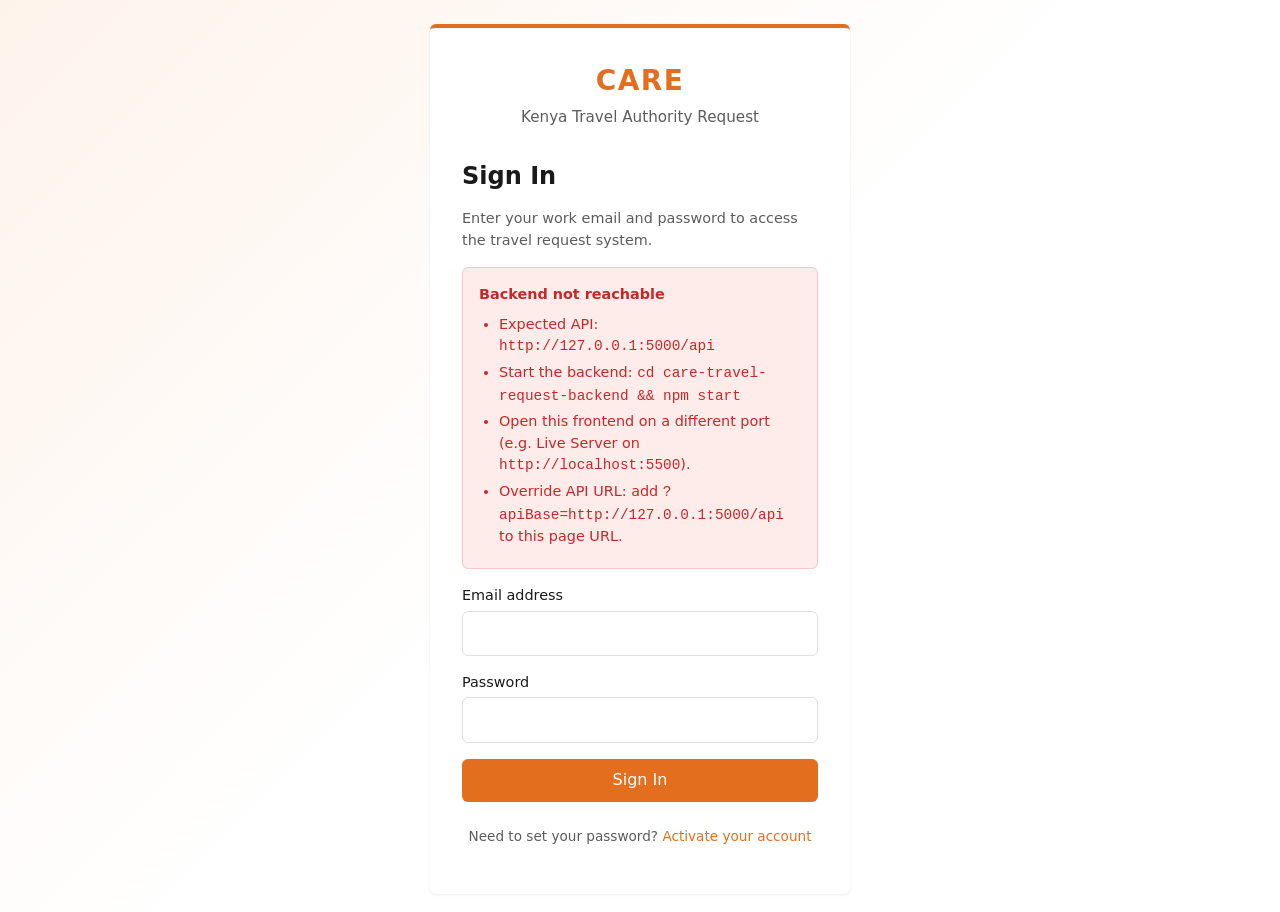
<file: frontend/index.html>
<!DOCTYPE html>
<html lang="en">
<head>
  <meta charset="UTF-8" />
  <meta name="viewport" content="width=device-width, initial-scale=1.0" />
  <title>CARE Travel Authority Request</title>
  <script src="js/config.js"></script>
  <script src="js/auth.js"></script>
  <script>
    if (getToken()) {
      window.location.replace('dashboard.html');
    } else {
      window.location.replace('login.html');
    }
  </script>
</head>
<body>
  <p>Redirecting…</p>
</body>
</html>
</file>
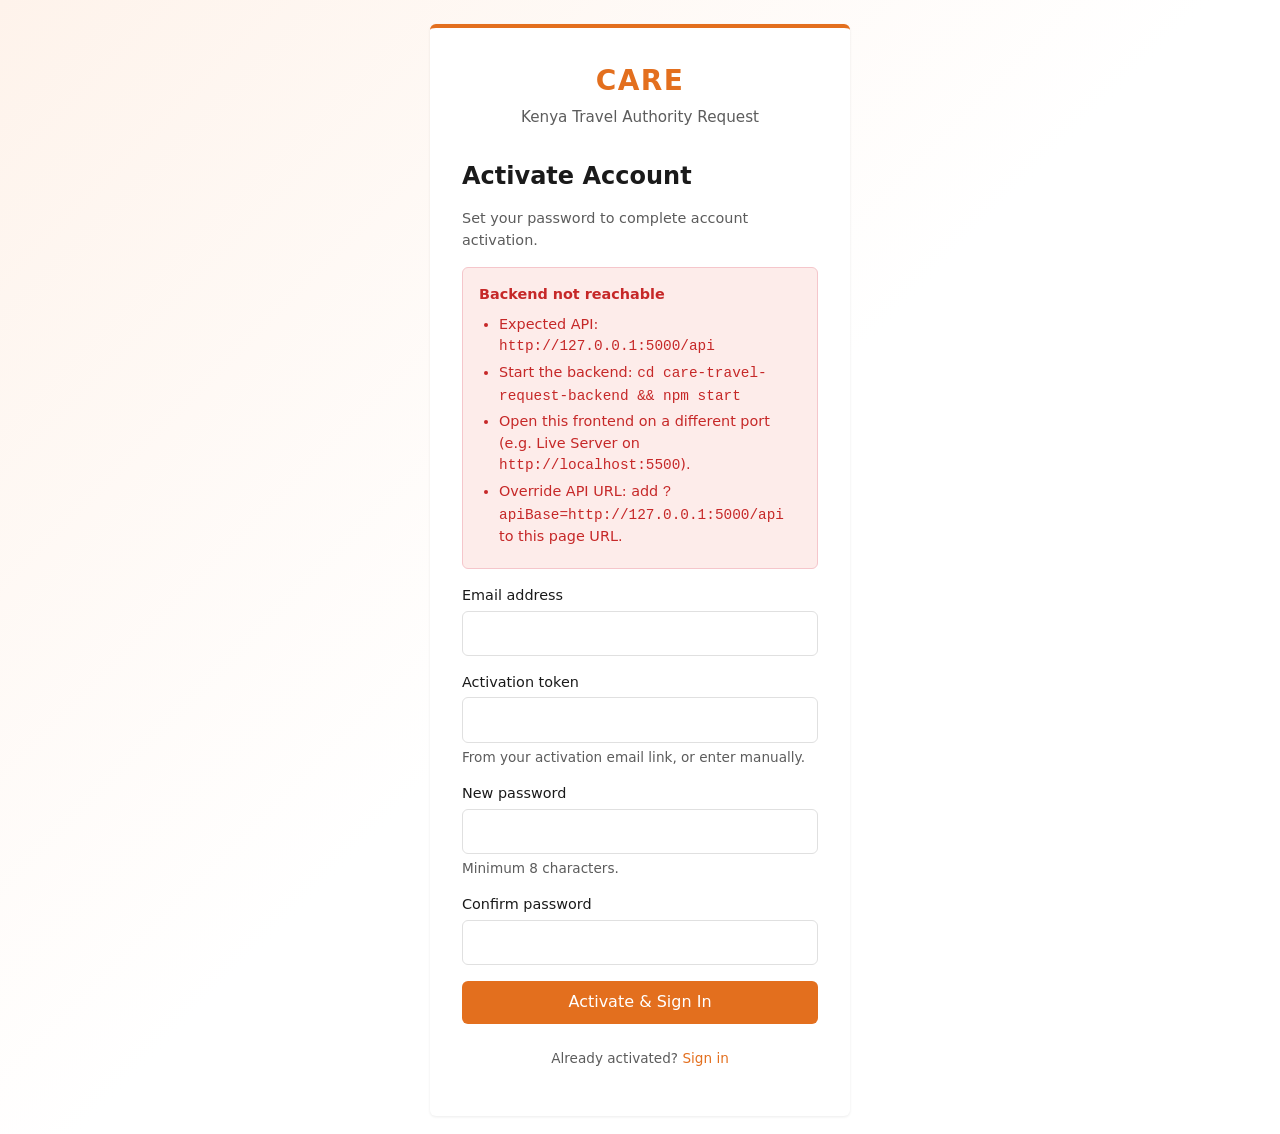
<file: frontend/activate.html>
<!DOCTYPE html>
<html lang="en">
<head>
  <meta charset="UTF-8" />
  <meta name="viewport" content="width=device-width, initial-scale=1.0" />
  <title>Activate Account — CARE TAR</title>
  <link rel="stylesheet" href="css/styles.css" />
</head>
<body class="auth-page">
  <div class="auth-card">
    <div class="auth-card__brand">
      <span class="auth-card__logo">CARE</span>
      <span class="auth-card__title">Kenya Travel Authority Request</span>
    </div>

    <h1>Activate Account</h1>
    <p class="text-muted">Set your password to complete account activation.</p>

    <div id="backend-status" class="alert alert--error" hidden role="alert"></div>

    <div id="activate-error" class="alert alert--error" hidden role="alert"></div>

    <form id="activate-form" novalidate>
      <div class="form-group">
        <label for="email">Email address</label>
        <input type="email" id="email" name="email" required autocomplete="email" />
      </div>
      <div class="form-group">
        <label for="token">Activation token</label>
        <input type="text" id="token" name="token" required autocomplete="off" />
        <p class="form-hint">From your activation email link, or enter manually.</p>
      </div>
      <div class="form-group">
        <label for="newPassword">New password</label>
        <input type="password" id="newPassword" name="newPassword" required minlength="8" autocomplete="new-password" />
        <p class="form-hint">Minimum 8 characters.</p>
      </div>
      <div class="form-group">
        <label for="confirmPassword">Confirm password</label>
        <input type="password" id="confirmPassword" name="confirmPassword" required minlength="8" autocomplete="new-password" />
      </div>
      <button type="submit" class="btn btn--primary btn--block" id="activate-btn">Activate &amp; Sign In</button>
    </form>

    <p class="form-hint" style="margin-top: 1.5rem; text-align: center;">
      Already activated? <a href="login.html">Sign in</a>
    </p>
  </div>

  <script src="js/config.js"></script>
  <script src="js/api.js"></script>
  <script src="js/auth.js"></script>
  <script src="js/ui.js"></script>
  <script>
    redirectIfAuthenticated();
    showBackendConnectionStatus('backend-status');

    const params = new URLSearchParams(window.location.search);
    const form = document.getElementById('activate-form');
    const errorEl = document.getElementById('activate-error');
    const activateBtn = document.getElementById('activate-btn');

    form.email.value = params.get('email') || '';
    form.token.value = params.get('token') || '';

    form.addEventListener('submit', async (e) => {
      e.preventDefault();
      errorEl.hidden = true;

      const email = form.email.value.trim();
      const token = form.token.value.trim();
      const newPassword = form.newPassword.value;
      const confirmPassword = form.confirmPassword.value;

      if (!email || !token) {
        renderApiErrors(errorEl, { message: 'Email and activation token are required. Use the link from your email.' });
        return;
      }

      if (newPassword.length < 8) {
        renderApiErrors(errorEl, { message: 'Password must be at least 8 characters.' });
        return;
      }

      if (newPassword !== confirmPassword) {
        renderApiErrors(errorEl, { message: 'Passwords do not match.' });
        return;
      }

      setLoading(activateBtn, true, 'Activating…');

      try {
        await activateAccount(email, token, newPassword);
        showToast('Account activated successfully.', 'success');
        window.location.href = 'dashboard.html';
      } catch (err) {
        renderApiErrors(errorEl, err);
      } finally {
        setLoading(activateBtn, false);
      }
    });
  </script>
</body>
</html>
</file>
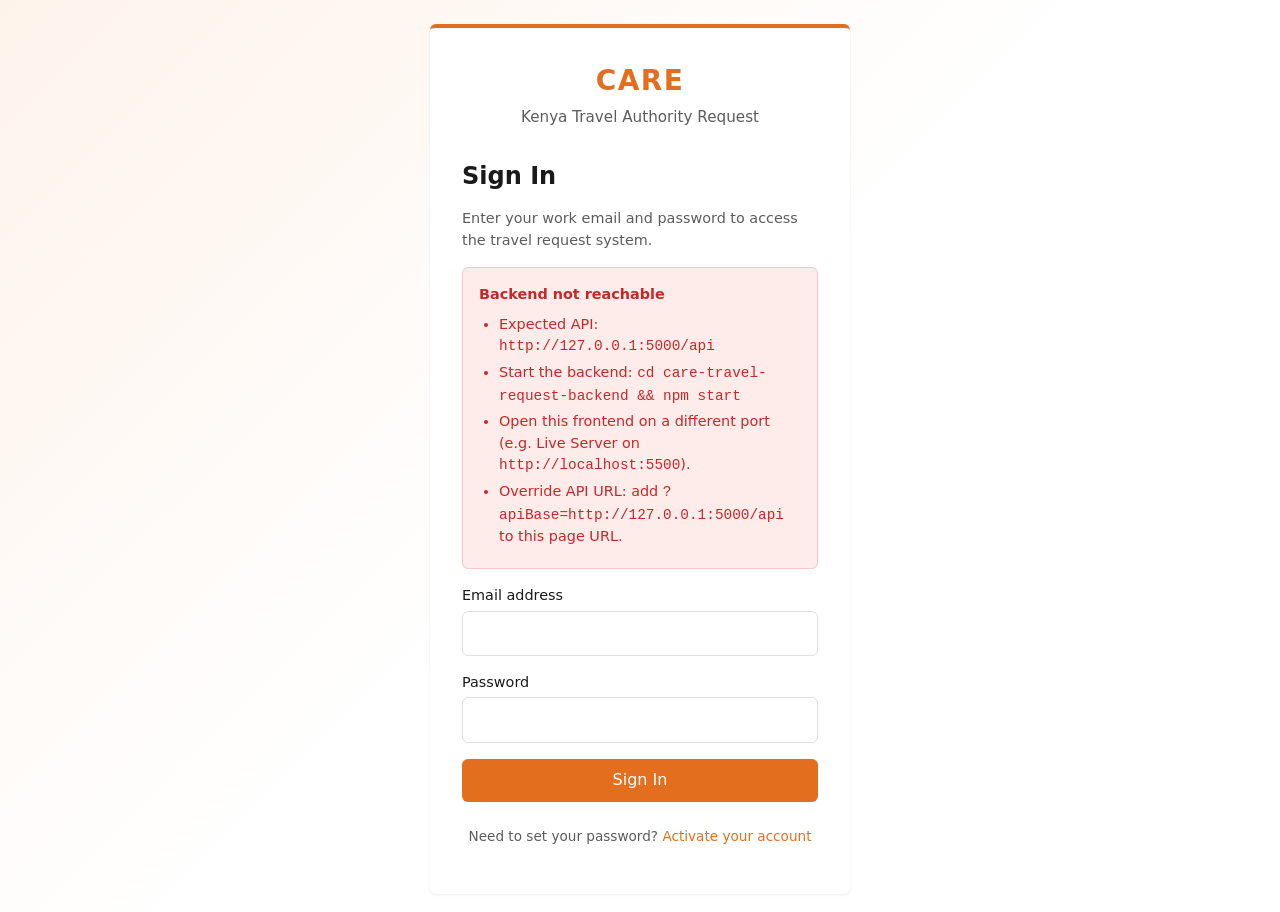
<file: frontend/admin-import.html>
<!DOCTYPE html>
<html lang="en">
<head>
  <meta charset="UTF-8" />
  <meta name="viewport" content="width=device-width, initial-scale=1.0" />
  <title>Import Employees — CARE TAR</title>
  <link rel="stylesheet" href="css/styles.css" />
</head>
<body>
  <div id="app-shell"></div>

  <div id="page-content" class="page-content" hidden>
    <div class="page-header">
      <h1>Import Employees</h1>
    </div>
    <p class="text-muted">
      Upload an Excel file (.xlsx or .xls) to import or update employee records.
      New users will receive activation email invites.
    </p>

    <div id="import-error" class="alert alert--error" hidden role="alert"></div>

    <form id="import-form" class="form-section" style="max-width: 500px;">
      <div class="form-group">
        <label for="file">Employee spreadsheet</label>
        <input type="file" id="file" name="file" accept=".xlsx,.xls,application/vnd.openxmlformats-officedocument.spreadsheetml.sheet,application/vnd.ms-excel" required />
        <p class="form-hint">Accepted formats: .xlsx, .xls</p>
      </div>
      <button type="submit" class="btn btn--primary" id="import-btn">Upload &amp; Import</button>
    </form>

    <div id="import-summary" hidden></div>
  </div>

  <script src="js/config.js"></script>
  <script src="js/api.js"></script>
  <script src="js/auth.js"></script>
  <script src="js/ui.js"></script>
  <script src="js/notifications.js"></script>
  <script src="js/admin.js"></script>
  <script>
    if (!requireAuth(['superadmin'])) throw new Error('auth');

    renderAppShell('admin-import');
    mountPageContent('#page-content');

    const form = document.getElementById('import-form');
    const errorEl = document.getElementById('import-error');
    const summaryEl = document.getElementById('import-summary');
    const importBtn = document.getElementById('import-btn');

    form.addEventListener('submit', async (e) => {
      e.preventDefault();
      errorEl.hidden = true;
      summaryEl.hidden = true;

      const fileInput = form.file;
      if (!fileInput.files?.length) {
        renderApiErrors(errorEl, { message: 'Please select a file to upload.' });
        return;
      }

      const file = fileInput.files[0];
      const ext = file.name.split('.').pop()?.toLowerCase();
      if (ext !== 'xlsx' && ext !== 'xls') {
        renderApiErrors(errorEl, { message: 'Please upload an Excel file (.xlsx or .xls).' });
        return;
      }

      if (!confirmAction(`Import employees from "${file.name}"?`)) return;

      setLoading(importBtn, true, 'Importing…');

      try {
        const result = await importEmployees(file);
        renderImportSummary(result, summaryEl);
        showToast('Import completed.', 'success');
        fileInput.value = '';
      } catch (err) {
        renderApiErrors(errorEl, err);
      } finally {
        setLoading(importBtn, false);
      }
    });
  </script>
</body>
</html>
</file>
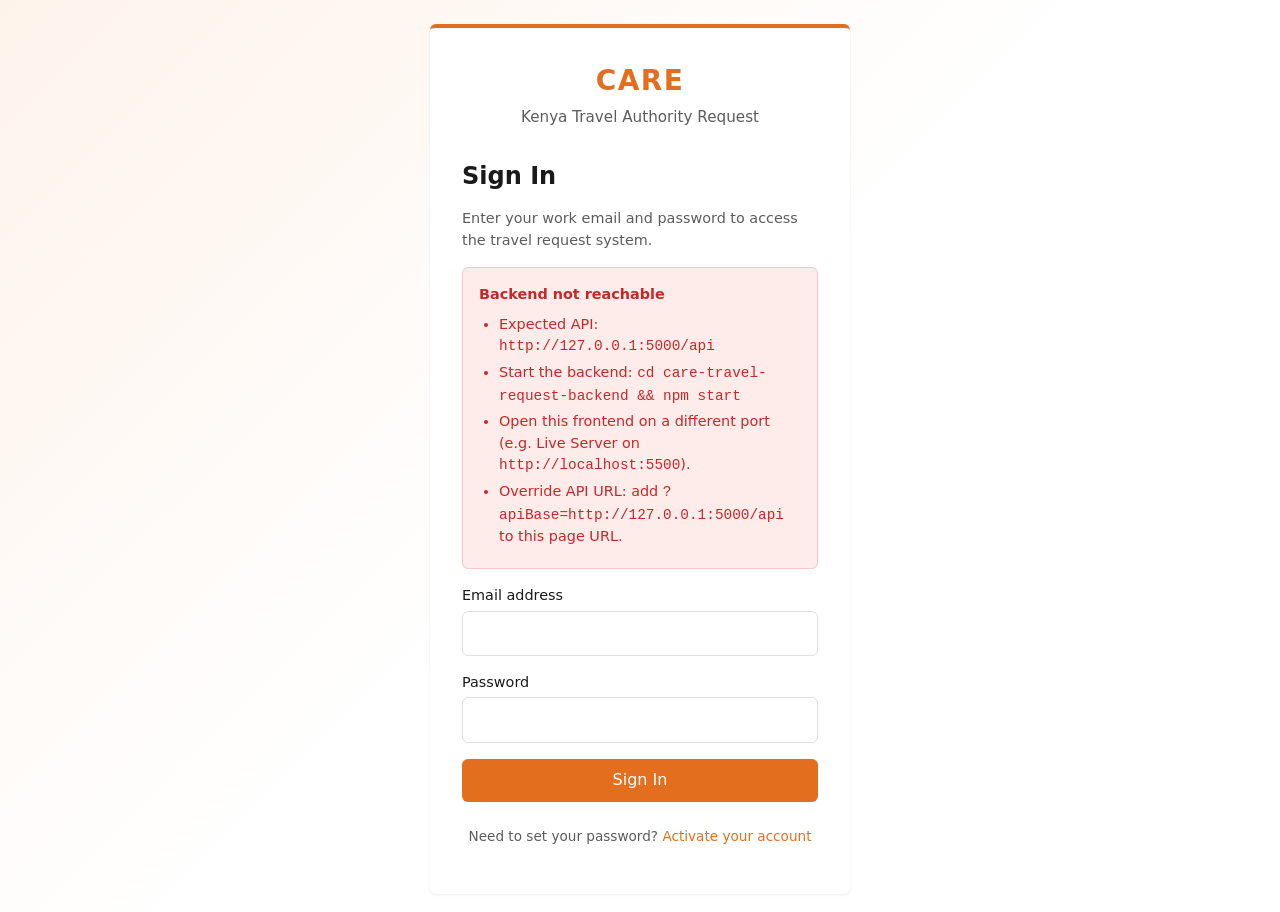
<file: frontend/admin-users.html>
<!DOCTYPE html>
<html lang="en">
<head>
  <meta charset="UTF-8" />
  <meta name="viewport" content="width=device-width, initial-scale=1.0" />
  <title>All Users — CARE TAR</title>
  <link rel="stylesheet" href="css/styles.css" />
</head>
<body>
  <div id="app-shell"></div>

  <div id="page-content" class="page-content" hidden>
    <div class="page-header">
      <h1>All Users</h1>
    </div>
    <p class="text-muted">View all registered users in the travel request system.</p>

    <div id="users-loading"></div>
    <div id="users-empty"></div>
    <div class="data-table-wrap" id="users-table-wrap" hidden>
      <table class="data-table">
        <thead>
          <tr>
            <th>Name</th>
            <th>Email</th>
            <th>Role</th>
            <th>Manager</th>
            <th>Status</th>
          </tr>
        </thead>
        <tbody id="users-tbody"></tbody>
      </table>
    </div>
  </div>

  <script src="js/config.js"></script>
  <script src="js/api.js"></script>
  <script src="js/auth.js"></script>
  <script src="js/ui.js"></script>
  <script src="js/notifications.js"></script>
  <script src="js/admin.js"></script>
  <script>
    if (!requireAuth(['superadmin'])) throw new Error('auth');

    renderAppShell('admin-users');
    mountPageContent('#page-content');

    const loadingEl = document.getElementById('users-loading');
    const tableWrap = document.getElementById('users-table-wrap');
    const tbody = document.getElementById('users-tbody');

    async function loadUsers() {
      showPageLoading(loadingEl);

      try {
        const result = await fetchAllUsers();
        const users = result.data || result.users || result || [];

        loadingEl.innerHTML = '';

        if (!users.length) {
          showEmptyState(document.getElementById('users-empty'), 'No users found.');
        } else {
          tbody.innerHTML = users.map(renderUserRow).join('');
          tableWrap.hidden = false;
        }
      } catch (err) {
        loadingEl.innerHTML = '';
        showToast(err.message || 'Failed to load users.', 'error');
      }
    }

    loadUsers();
  </script>
</body>
</html>
</file>
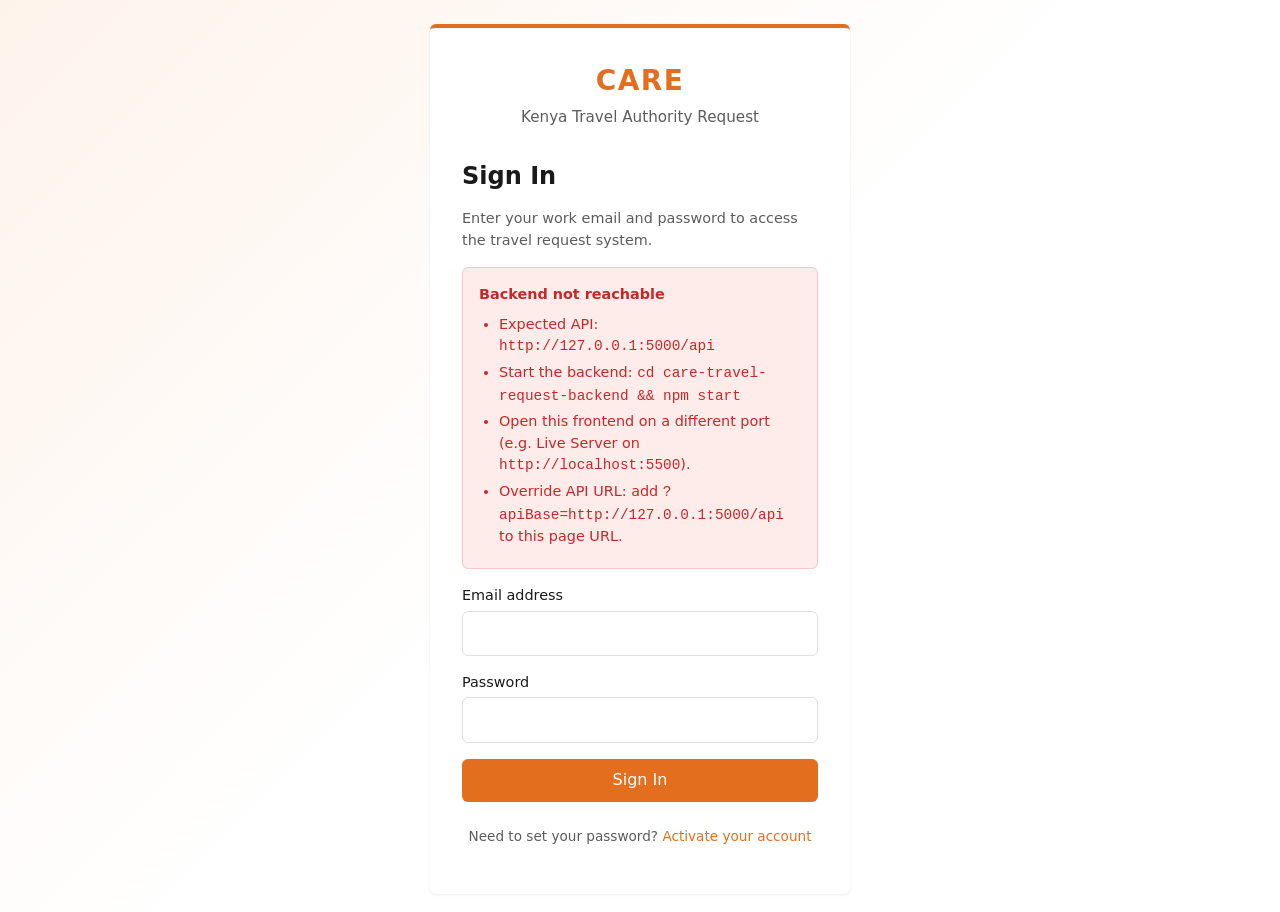
<file: frontend/approvals.html>
<!DOCTYPE html>
<html lang="en">
<head>
  <meta charset="UTF-8" />
  <meta name="viewport" content="width=device-width, initial-scale=1.0" />
  <title>Pending Approvals — CARE TAR</title>
  <link rel="stylesheet" href="css/styles.css" />
</head>
<body>
  <div id="app-shell"></div>

  <div id="page-content" class="page-content" hidden>
    <div class="page-header">
      <h1>Pending My Approval</h1>
    </div>
    <p class="text-muted">Review and approve or reject travel requests from your team members.</p>

    <div id="approvals-loading"></div>
    <div id="approvals-list"></div>
  </div>

  <script src="js/config.js"></script>
  <script src="js/api.js"></script>
  <script src="js/auth.js"></script>
  <script src="js/ui.js"></script>
  <script src="js/requests.js"></script>
  <script src="js/notifications.js"></script>
  <script>
    if (!requireAuth(['admin'])) throw new Error('auth');

    renderAppShell('approvals');
    mountPageContent('#page-content');

    const loadingEl = document.getElementById('approvals-loading');
    const listEl = document.getElementById('approvals-list');

    function renderApprovalCard(request) {
      const dest = request.itinerary?.destination || 'No destination';
      const requester = request.requestedBy?.name || request.requestedBy?.email || '—';
      const dates = `${formatDate(request.itinerary?.dateFrom)} – ${formatDate(request.itinerary?.dateTo)}`;

      return `
        <article class="approval-card" data-request-id="${escapeHtml(getRequestId(request))}">
          <div class="approval-card__header">
            <div>
              <h3>${escapeHtml(dest)}</h3>
              <p class="text-muted">Requested by ${escapeHtml(requester)} · ${escapeHtml(dates)}</p>
            </div>
            ${statusBadge(request.status)}
          </div>
          <p>${escapeHtml(request.purposeOfTrip || '')}</p>
          <p class="text-muted">Mode: ${escapeHtml(formatModeOfTravel(request.modeOfTravel))}</p>
          <div class="btn-group" style="margin-top: 1rem;">
            <a href="request-detail.html?id=${encodeURIComponent(getRequestId(request))}" class="btn btn--secondary btn--sm">View Details</a>
            <button type="button" class="btn btn--success btn--sm approve-btn">Approve</button>
            <button type="button" class="btn btn--danger btn--sm reject-toggle-btn">Reject</button>
          </div>
          <div class="reject-form" hidden>
            <div class="form-group">
              <label for="reject-comment-${escapeHtml(getRequestId(request))}">Rejection comment (required)</label>
              <textarea id="reject-comment-${escapeHtml(getRequestId(request))}" class="reject-comment" rows="3" required placeholder="Explain why this request is being rejected…"></textarea>
            </div>
            <div class="btn-group">
              <button type="button" class="btn btn--danger btn--sm confirm-reject-btn">Confirm Rejection</button>
              <button type="button" class="btn btn--ghost btn--sm cancel-reject-btn">Cancel</button>
            </div>
          </div>
        </article>`;
    }

    function bindApprovalActions() {
      listEl.querySelectorAll('.approval-card').forEach((card) => {
        const id = card.dataset.requestId;
        const rejectForm = card.querySelector('.reject-form');
        const commentEl = card.querySelector('.reject-comment');

        card.querySelector('.approve-btn').addEventListener('click', async () => {
          if (!confirmAction('Approve this travel request?')) return;
          const btn = card.querySelector('.approve-btn');
          setLoading(btn, true, 'Approving…');
          try {
            await approveRequest(id);
            showToast('Request approved.', 'success');
            card.remove();
            if (!listEl.children.length) {
              showEmptyState(listEl, 'No pending approvals.');
            }
          } catch (err) {
            showToast(err.message || 'Failed to approve.', 'error');
          } finally {
            setLoading(btn, false);
          }
        });

        card.querySelector('.reject-toggle-btn').addEventListener('click', () => {
          rejectForm.hidden = !rejectForm.hidden;
        });

        card.querySelector('.cancel-reject-btn').addEventListener('click', () => {
          rejectForm.hidden = true;
          commentEl.value = '';
        });

        card.querySelector('.confirm-reject-btn').addEventListener('click', async () => {
          const comment = commentEl.value.trim();
          if (!comment) {
            showToast('A rejection comment is required.', 'warning');
            commentEl.focus();
            return;
          }
          if (!confirmAction('Reject this travel request?')) return;

          const btn = card.querySelector('.confirm-reject-btn');
          setLoading(btn, true, 'Rejecting…');
          try {
            await rejectRequest(id, comment);
            showToast('Request rejected.', 'success');
            card.remove();
            if (!listEl.children.length) {
              showEmptyState(listEl, 'No pending approvals.');
            }
          } catch (err) {
            showToast(err.message || 'Failed to reject.', 'error');
          } finally {
            setLoading(btn, false);
          }
        });
      });
    }

    async function loadApprovals() {
      showPageLoading(loadingEl);
      listEl.innerHTML = '';

      try {
        const result = await fetchPendingApprovals();
        const requests = result.data || result.requests || result || [];

        loadingEl.innerHTML = '';

        if (!requests.length) {
          showEmptyState(listEl, 'No pending approvals.');
        } else {
          listEl.innerHTML = requests.map(renderApprovalCard).join('');
          bindApprovalActions();
        }
      } catch (err) {
        loadingEl.innerHTML = '';
        showToast(err.message || 'Failed to load approvals.', 'error');
      }
    }

    loadApprovals();
  </script>
</body>
</html>
</file>
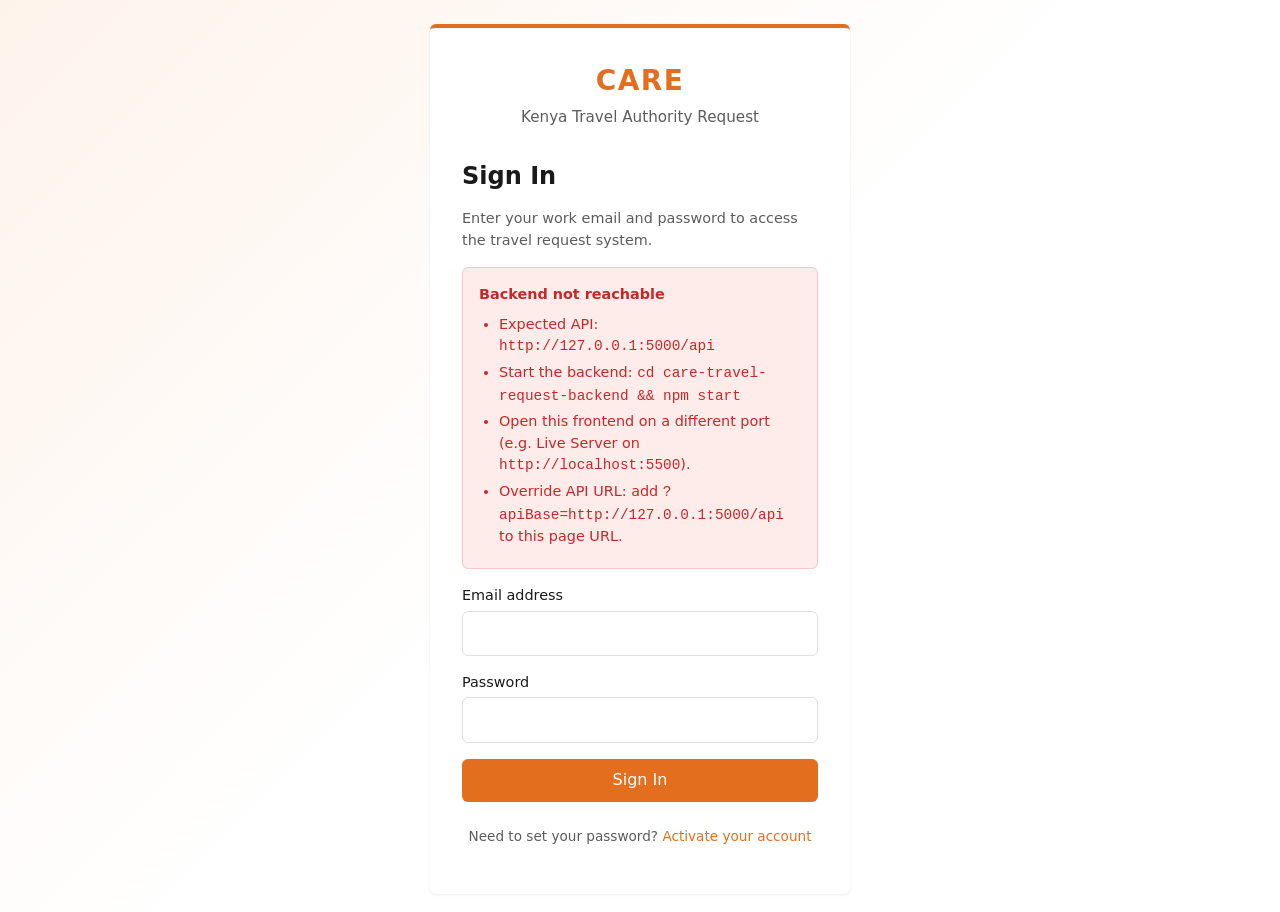
<file: frontend/dashboard.html>
<!DOCTYPE html>
<html lang="en">
<head>
  <meta charset="UTF-8" />
  <meta name="viewport" content="width=device-width, initial-scale=1.0" />
  <title>My Profile — CARE TAR</title>
  <link rel="stylesheet" href="css/styles.css" />
</head>
<body>
  <div id="app-shell"></div>

  <div id="page-content" class="page-content" hidden>
    <div class="page-header">
      <h1>My Profile</h1>
    </div>
    <div id="profile-loading"></div>
    <div id="profile-card" class="profile-card" hidden></div>
  </div>

  <script src="js/config.js"></script>
  <script src="js/api.js"></script>
  <script src="js/auth.js"></script>
  <script src="js/ui.js"></script>
  <script src="js/notifications.js"></script>
  <script src="js/admin.js"></script>
  <script>
    if (!requireAuth()) throw new Error('auth');

    renderAppShell('profile');
    mountPageContent('#page-content');

    const loadingEl = document.getElementById('profile-loading');
    const cardEl = document.getElementById('profile-card');

    async function loadProfile() {
      showPageLoading(loadingEl);

      try {
        const profile = await fetchCurrentUser();
        const manager = formatManagerLabel(profile) || 'Not assigned';

        cardEl.innerHTML = `
          <dl class="detail-grid">
            <dt>Full Name</dt><dd>${escapeHtml(profile.name)}</dd>
            <dt>Email</dt><dd>${escapeHtml(profile.email)}</dd>
            <dt>Role</dt><dd><span class="badge badge--role">${escapeHtml(profile.role)}</span></dd>
            <dt>Manager</dt><dd>${escapeHtml(manager)}</dd>
            ${profile.employeeNumber ? `<dt>Employee Number</dt><dd>${escapeHtml(profile.employeeNumber)}</dd>` : ''}
            ${profile.department ? `<dt>Department</dt><dd>${escapeHtml(profile.department)}</dd>` : ''}
          </dl>`;
        cardEl.hidden = false;
        loadingEl.innerHTML = '';

        // Refresh stored user info if profile has newer data
        const token = getToken();
        if (token) setAuth(token, { ...getUser(), ...profile });
      } catch (err) {
        loadingEl.innerHTML = '';
        showToast(err.message || 'Failed to load profile.', 'error');
      }
    }

    loadProfile();
  </script>
</body>
</html>
</file>
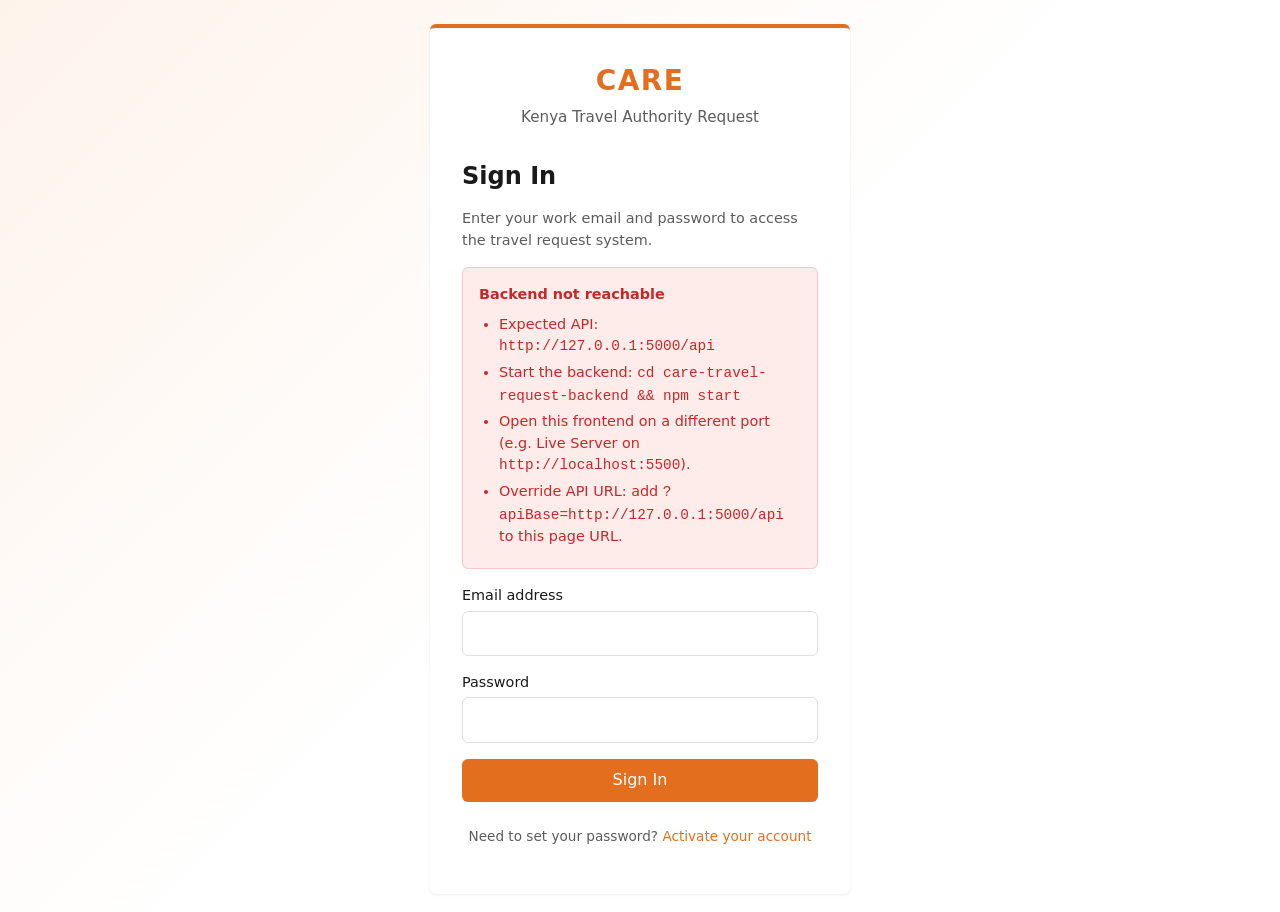
<file: frontend/login.html>
<!DOCTYPE html>
<html lang="en">
<head>
  <meta charset="UTF-8" />
  <meta name="viewport" content="width=device-width, initial-scale=1.0" />
  <title>Sign In — CARE TAR</title>
  <link rel="stylesheet" href="css/styles.css" />
</head>
<body class="auth-page">
  <div class="auth-card">
    <div class="auth-card__brand">
      <span class="auth-card__logo">CARE</span>
      <span class="auth-card__title">Kenya Travel Authority Request</span>
    </div>

    <h1>Sign In</h1>
    <p class="text-muted">Enter your work email and password to access the travel request system.</p>

    <div id="backend-status" class="alert alert--error" hidden role="alert"></div>

    <div id="login-error" class="alert alert--error" hidden role="alert"></div>
    <div id="activation-notice" class="alert alert--info" hidden role="status">
      Your account has not been activated. Please check your email for the activation link, or
      <a href="activate.html">activate your account</a>.
    </div>

    <form id="login-form" novalidate>
      <div class="form-group">
        <label for="email">Email address</label>
        <input type="email" id="email" name="email" required autocomplete="email" />
      </div>
      <div class="form-group">
        <label for="password">Password</label>
        <input type="password" id="password" name="password" required autocomplete="current-password" />
      </div>
      <button type="submit" class="btn btn--primary btn--block" id="login-btn">Sign In</button>
    </form>

    <p class="form-hint" style="margin-top: 1.5rem; text-align: center;">
      Need to set your password?
      <a href="activate.html">Activate your account</a>
    </p>
  </div>

  <script src="js/config.js"></script>
  <script src="js/api.js"></script>
  <script src="js/auth.js"></script>
  <script src="js/ui.js"></script>
  <script>
    redirectIfAuthenticated();
    showBackendConnectionStatus('backend-status');

    const form = document.getElementById('login-form');
    const errorEl = document.getElementById('login-error');
    const activationNotice = document.getElementById('activation-notice');
    const loginBtn = document.getElementById('login-btn');

    form.addEventListener('submit', async (e) => {
      e.preventDefault();
      errorEl.hidden = true;
      activationNotice.hidden = true;

      const email = form.email.value.trim();
      const password = form.password.value;

      if (!email || !password) {
        renderApiErrors(errorEl, { message: 'Please enter your email and password.' });
        return;
      }

      setLoading(loginBtn, true, 'Signing in…');

      try {
        await login(email, password);
        window.location.href = 'dashboard.html';
      } catch (err) {
        if (err instanceof ApiError && err.status === 403 && err.body?.details?.code === 'ACCOUNT_NOT_ACTIVATED') {
          activationNotice.hidden = false;
        } else {
          renderApiErrors(errorEl, err);
        }
      } finally {
        setLoading(loginBtn, false);
      }
    });
  </script>
</body>
</html>
</file>
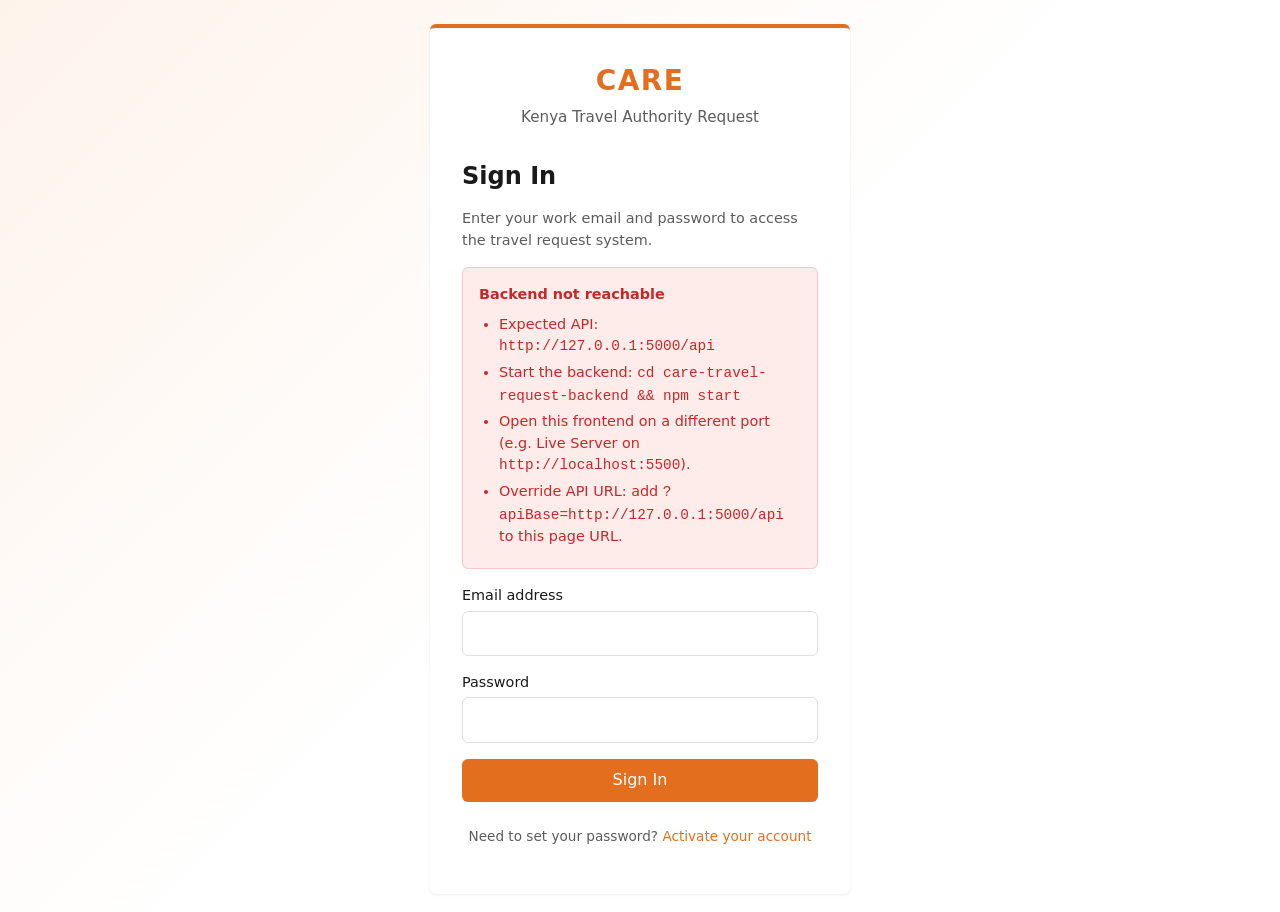
<file: frontend/notifications.html>
<!DOCTYPE html>
<html lang="en">
<head>
  <meta charset="UTF-8" />
  <meta name="viewport" content="width=device-width, initial-scale=1.0" />
  <title>Notifications — CARE TAR</title>
  <link rel="stylesheet" href="css/styles.css" />
</head>
<body>
  <div id="app-shell"></div>

  <div id="page-content" class="page-content" hidden>
    <div class="page-header">
      <h1>Notifications</h1>
      <button type="button" class="btn btn--secondary btn--sm" id="refresh-btn">Refresh</button>
    </div>

    <div id="notifications-loading"></div>
    <div id="notifications-list" class="notification-list"></div>
  </div>

  <script src="js/config.js"></script>
  <script src="js/api.js"></script>
  <script src="js/auth.js"></script>
  <script src="js/ui.js"></script>
  <script src="js/notifications.js"></script>
  <script>
    if (!requireAuth()) throw new Error('auth');

    renderAppShell('notifications');
    mountPageContent('#page-content');

    const loadingEl = document.getElementById('notifications-loading');
    const listEl = document.getElementById('notifications-list');

    async function loadNotifications() {
      showPageLoading(loadingEl);
      listEl.innerHTML = '';

      try {
        const result = await fetchNotifications();
        const notifications = Array.isArray(result) ? result : result.data || result.notifications || [];

        loadingEl.innerHTML = '';

        if (!notifications.length) {
          showEmptyState(listEl, 'No notifications.');
        } else {
          listEl.innerHTML = notifications.map(renderNotificationItem).join('');
          bindMarkRead();
        }

        refreshNotificationBadge();
      } catch (err) {
        loadingEl.innerHTML = '';
        showToast(err.message || 'Failed to load notifications.', 'error');
      }
    }

    function bindMarkRead() {
      listEl.querySelectorAll('.notification-item').forEach((item) => {
        const btn = item.querySelector('.mark-read-btn');
        if (!btn) return;

        btn.addEventListener('click', async () => {
          const id = item.dataset.id;
          setLoading(btn, true, '…');
          try {
            await markNotificationRead(id);
            item.classList.add('notification-item--read');
            btn.remove();
            refreshNotificationBadge();
          } catch (err) {
            showToast(err.message || 'Failed to mark as read.', 'error');
            setLoading(btn, false);
          }
        });
      });
    }

    document.getElementById('refresh-btn').addEventListener('click', loadNotifications);
    loadNotifications();
  </script>
</body>
</html>
</file>
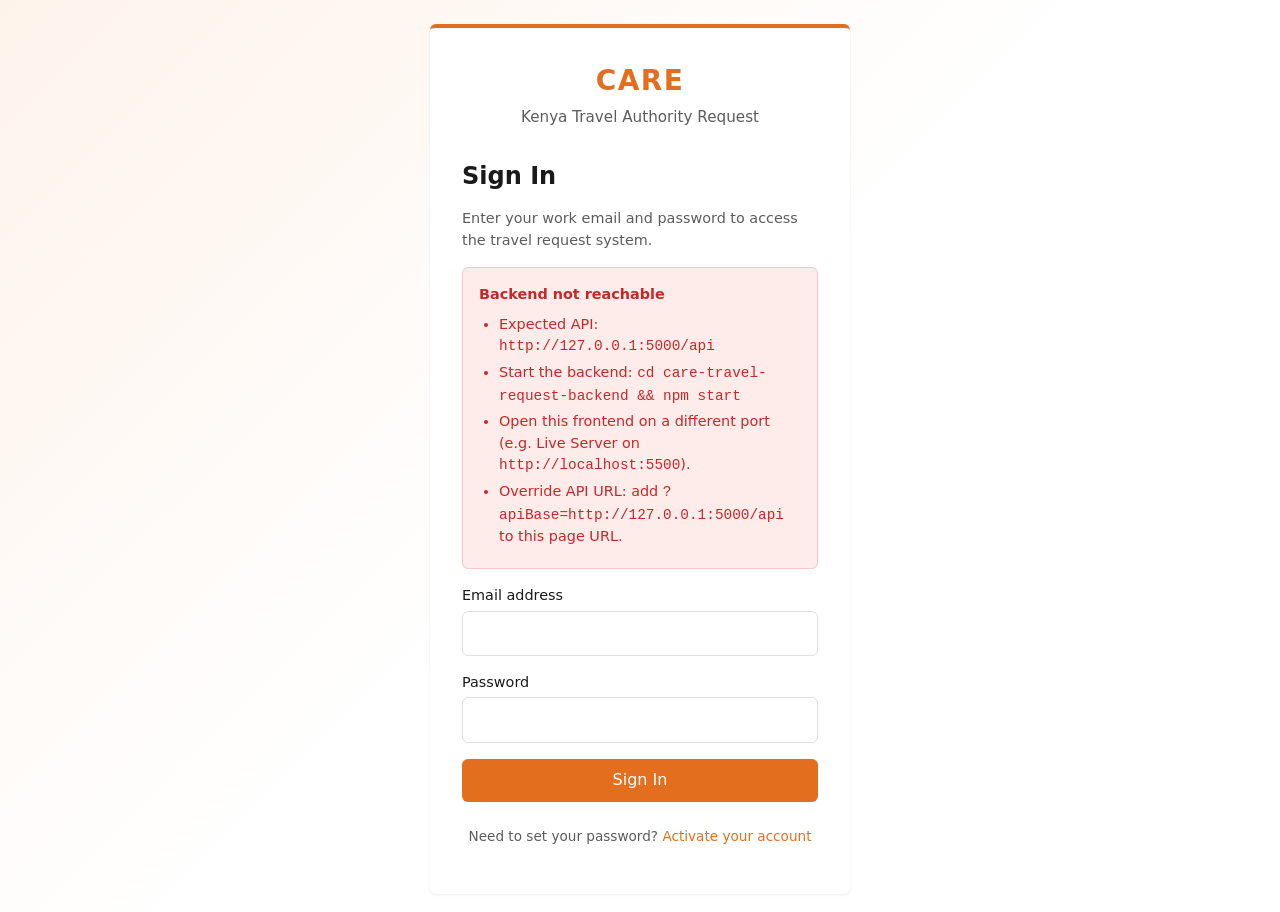
<file: frontend/request-detail.html>
<!DOCTYPE html>
<html lang="en">
<head>
  <meta charset="UTF-8" />
  <meta name="viewport" content="width=device-width, initial-scale=1.0" />
  <title>Request Details — CARE TAR</title>
  <link rel="stylesheet" href="css/styles.css" />
</head>
<body>
  <div id="app-shell"></div>

  <div id="page-content" class="page-content" hidden>
    <div id="detail-loading"></div>
    <div id="detail-content" hidden></div>

  <!-- Edit / resubmit form for rejected requests -->
    <div id="resubmit-section" hidden>
      <div class="page-header" style="margin-top: 2rem;">
        <h2>Edit &amp; Resubmit Request</h2>
      </div>
      <p class="text-muted">Update the details below and resubmit for approval.</p>
      <div id="resubmit-error" class="alert alert--error" hidden role="alert"></div>

      <form id="resubmit-form" novalidate>
        <section class="form-section">
          <h2>Project Information</h2>
          <div class="form-row">
            <div class="form-group">
              <label for="project_name">Project Name</label>
              <input type="text" id="project_name" name="project_name" required />
            </div>
            <div class="form-group">
              <label for="project_businessUnit">Business Unit</label>
              <input type="text" id="project_businessUnit" name="project_businessUnit" required />
            </div>
          </div>
          <div class="form-row">
            <div class="form-group">
              <label for="project_fundCode">Fund Code</label>
              <input type="text" id="project_fundCode" name="project_fundCode" required />
            </div>
            <div class="form-group">
              <label for="project_projectId">Project ID</label>
              <input type="text" id="project_projectId" name="project_projectId" required />
            </div>
          </div>
          <div class="form-row">
            <div class="form-group">
              <label for="project_departmentId">Department ID</label>
              <input type="text" id="project_departmentId" name="project_departmentId" required />
            </div>
            <div class="form-group">
              <label for="project_activityId">Activity ID</label>
              <input type="text" id="project_activityId" name="project_activityId" required />
            </div>
          </div>
        </section>

        <section class="form-section">
          <h2>Assignment &amp; Purpose</h2>
          <div class="form-group">
            <label for="assignedAreaOfOperation">Assigned Area of Operation</label>
            <input type="text" id="assignedAreaOfOperation" name="assignedAreaOfOperation" required />
          </div>
          <div class="form-group">
            <label for="purposeOfTrip">Purpose of Trip</label>
            <textarea id="purposeOfTrip" name="purposeOfTrip" required></textarea>
          </div>
        </section>

        <section class="form-section">
          <h2>Mode of Travel</h2>
          <div class="checkbox-group">
            <label class="checkbox-label">
              <input type="checkbox" name="mode_careVehicle" />
              CARE Vehicle
            </label>
            <label class="checkbox-label">
              <input type="checkbox" name="mode_publicTransport" />
              Public Transport
            </label>
            <label class="checkbox-label">
              <input type="checkbox" name="mode_aircraft" />
              Aircraft
            </label>
          </div>
        </section>

        <section class="form-section">
          <h2>Itinerary</h2>
          <div class="form-row">
            <div class="form-group">
              <label for="itinerary_dateFrom">Date From</label>
              <input type="date" id="itinerary_dateFrom" name="itinerary_dateFrom" required />
            </div>
            <div class="form-group">
              <label for="itinerary_dateTo">Date To</label>
              <input type="date" id="itinerary_dateTo" name="itinerary_dateTo" required />
            </div>
          </div>
          <div class="form-group">
            <label for="itinerary_destination">Destination</label>
            <input type="text" id="itinerary_destination" name="itinerary_destination" required />
          </div>
          <div class="form-group">
            <label class="checkbox-label">
              <input type="checkbox" name="itinerary_accommodationNeeded" />
              Accommodation needed
            </label>
          </div>
        </section>

        <section class="form-section">
          <h2>Passengers</h2>
          <div id="passengers-list"></div>
          <button type="button" class="btn btn--secondary btn--sm" id="add-passenger-btn">+ Add Passenger</button>
        </section>

        <div class="btn-group">
          <button type="submit" class="btn btn--primary" id="resubmit-btn">Resubmit Request</button>
        </div>
      </form>
    </div>
  </div>

  <script src="js/config.js"></script>
  <script src="js/api.js"></script>
  <script src="js/auth.js"></script>
  <script src="js/ui.js"></script>
  <script src="js/requests.js"></script>
  <script src="js/notifications.js"></script>
  <script>
    if (!requireAuth()) throw new Error('auth');

    const requestId = new URLSearchParams(window.location.search).get('id');
    if (!requestId) {
      window.location.href = 'requests.html';
      throw new Error('no id');
    }

    const user = getUser();
    const activeNav = user.role === 'superadmin' ? 'all-requests' : 'my-requests';
    renderAppShell(activeNav);
    mountPageContent('#page-content');

    const loadingEl = document.getElementById('detail-loading');
    const contentEl = document.getElementById('detail-content');
    const resubmitSection = document.getElementById('resubmit-section');
    const resubmitForm = document.getElementById('resubmit-form');
    const resubmitError = document.getElementById('resubmit-error');
    const resubmitBtn = document.getElementById('resubmit-btn');

    function isRequester(request) {
      const uid = String(user.id || user._id);
      const requesterId = request.requestedBy?._id || request.requestedBy?.id || request.requestedBy;
      return (
        String(requesterId) === uid ||
        request.requestedBy?.email === user.email
      );
    }

    async function loadRequest() {
      showPageLoading(loadingEl);

      try {
        const result = await fetchRequest(requestId);
        const request = result.data || result;

        loadingEl.innerHTML = '';
        contentEl.innerHTML = renderRequestDetail(request);
        contentEl.hidden = false;

        if (request.status === 'rejected' && isRequester(request) && canCreateRequests()) {
          resubmitSection.hidden = false;
          initPassengerList(resubmitForm.querySelector('#passengers-list'));
          populateRequestForm(resubmitForm, request);
        }
      } catch (err) {
        loadingEl.innerHTML = '';
        showToast(err.message || 'Failed to load request.', 'error');
      }
    }

    resubmitForm.addEventListener('submit', async (e) => {
      e.preventDefault();
      resubmitError.hidden = true;

      const payload = buildRequestPayload(resubmitForm);

      const hasMode =
        payload.modeOfTravel.careVehicle ||
        payload.modeOfTravel.publicTransport ||
        payload.modeOfTravel.aircraft;
      if (!hasMode) {
        renderApiErrors(resubmitError, { message: 'Please select at least one mode of travel.' });
        return;
      }

      if (!confirmAction('Resubmit this travel request for approval?')) return;

      setLoading(resubmitBtn, true, 'Resubmitting…');

      try {
        await updateRequest(requestId, payload);
        showToast('Request resubmitted successfully.', 'success');
        window.location.reload();
      } catch (err) {
        renderApiErrors(resubmitError, err);
      } finally {
        setLoading(resubmitBtn, false);
      }
    });

    loadRequest();
  </script>
</body>
</html>
</file>
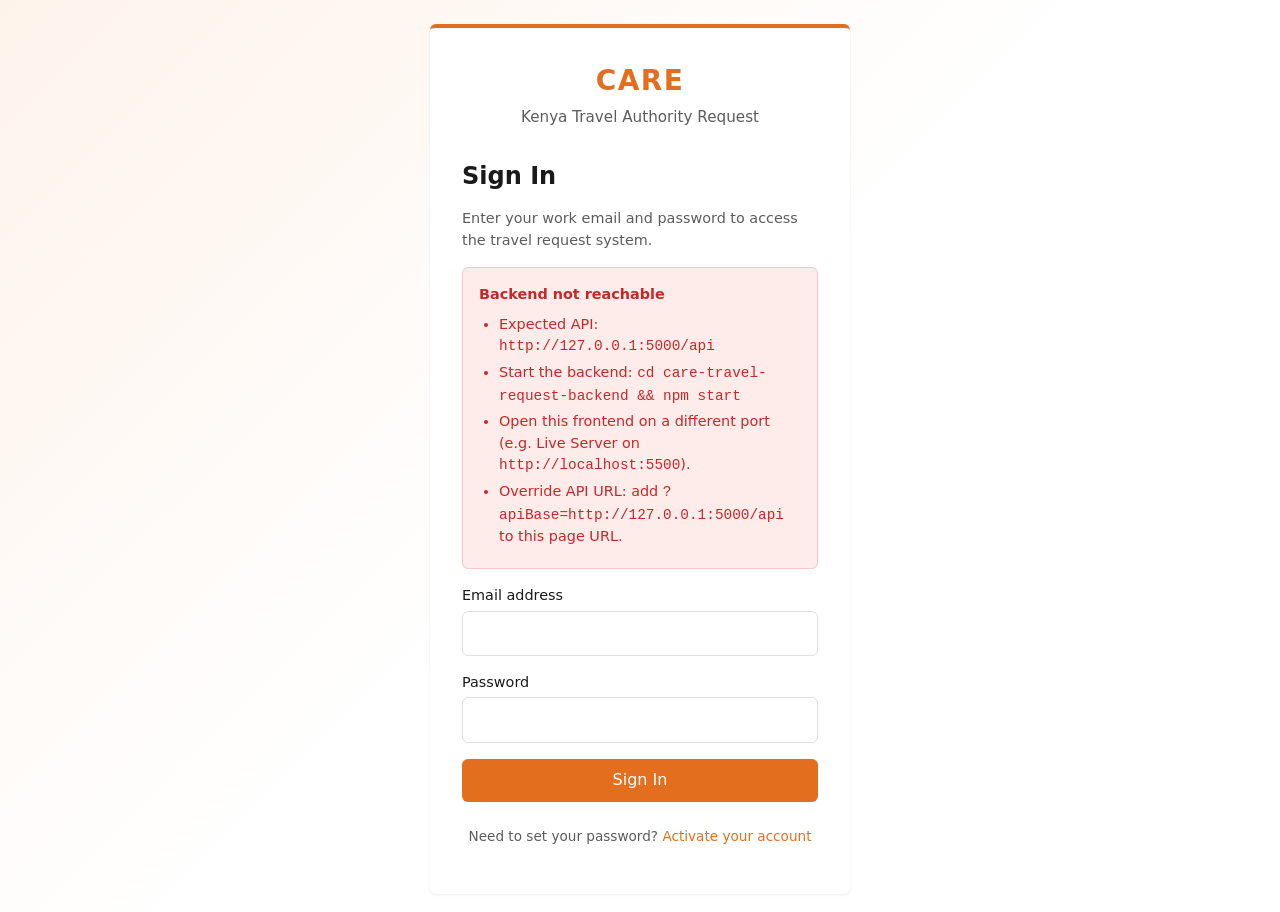
<file: frontend/request-new.html>
<!DOCTYPE html>
<html lang="en">
<head>
  <meta charset="UTF-8" />
  <meta name="viewport" content="width=device-width, initial-scale=1.0" />
  <title>New Travel Request — CARE TAR</title>
  <link rel="stylesheet" href="css/styles.css" />
</head>
<body>
  <div id="app-shell"></div>

  <div id="page-content" class="page-content" hidden>
    <div class="page-header">
      <div>
        <a href="requests.html" class="back-link">← My Requests</a>
        <h1>New Travel Request</h1>
      </div>
    </div>

    <p class="text-muted">Complete all sections below. Your line manager will be assigned as approver automatically.</p>

    <div id="form-error" class="alert alert--error" hidden role="alert"></div>

    <form id="request-form" novalidate>
      <section class="form-section">
        <h2>Project Information</h2>
        <div class="form-row">
          <div class="form-group">
            <label for="project_name">Project Name</label>
            <input type="text" id="project_name" name="project_name" required />
          </div>
          <div class="form-group">
            <label for="project_businessUnit">Business Unit</label>
            <input type="text" id="project_businessUnit" name="project_businessUnit" required />
          </div>
        </div>
        <div class="form-row">
          <div class="form-group">
            <label for="project_fundCode">Fund Code</label>
            <input type="text" id="project_fundCode" name="project_fundCode" required />
          </div>
          <div class="form-group">
            <label for="project_projectId">Project ID</label>
            <input type="text" id="project_projectId" name="project_projectId" required />
          </div>
        </div>
        <div class="form-row">
          <div class="form-group">
            <label for="project_departmentId">Department ID</label>
            <input type="text" id="project_departmentId" name="project_departmentId" required />
          </div>
          <div class="form-group">
            <label for="project_activityId">Activity ID</label>
            <input type="text" id="project_activityId" name="project_activityId" required />
          </div>
        </div>
      </section>

      <section class="form-section">
        <h2>Assignment &amp; Purpose</h2>
        <div class="form-group">
          <label for="assignedAreaOfOperation">Assigned Area of Operation</label>
          <input type="text" id="assignedAreaOfOperation" name="assignedAreaOfOperation" required />
        </div>
        <div class="form-group">
          <label for="purposeOfTrip">Purpose of Trip</label>
          <textarea id="purposeOfTrip" name="purposeOfTrip" required placeholder="Describe the business purpose of this travel…"></textarea>
        </div>
      </section>

      <section class="form-section">
        <h2>Mode of Travel</h2>
        <div class="checkbox-group">
          <label class="checkbox-label">
            <input type="checkbox" name="mode_careVehicle" id="mode_careVehicle" />
            CARE Vehicle
          </label>
          <label class="checkbox-label">
            <input type="checkbox" name="mode_publicTransport" id="mode_publicTransport" />
            Public Transport
          </label>
          <label class="checkbox-label">
            <input type="checkbox" name="mode_aircraft" id="mode_aircraft" />
            Aircraft
          </label>
        </div>
        <p class="form-hint">Select all modes that apply.</p>
      </section>

      <section class="form-section">
        <h2>Itinerary</h2>
        <div class="form-row">
          <div class="form-group">
            <label for="itinerary_dateFrom">Date From</label>
            <input type="date" id="itinerary_dateFrom" name="itinerary_dateFrom" required />
          </div>
          <div class="form-group">
            <label for="itinerary_dateTo">Date To</label>
            <input type="date" id="itinerary_dateTo" name="itinerary_dateTo" required />
          </div>
        </div>
        <div class="form-group">
          <label for="itinerary_destination">Destination</label>
          <input type="text" id="itinerary_destination" name="itinerary_destination" required />
        </div>
        <div class="form-group">
          <label class="checkbox-label">
            <input type="checkbox" name="itinerary_accommodationNeeded" id="itinerary_accommodationNeeded" />
            Accommodation needed
          </label>
        </div>
      </section>

      <section class="form-section">
        <h2>Passengers</h2>
        <div id="passengers-list"></div>
        <button type="button" class="btn btn--secondary btn--sm" id="add-passenger-btn">+ Add Passenger</button>
      </section>

      <div class="btn-group">
        <button type="submit" class="btn btn--primary" id="submit-btn">Submit Request</button>
        <a href="requests.html" class="btn btn--ghost">Cancel</a>
      </div>
    </form>
  </div>

  <script src="js/config.js"></script>
  <script src="js/api.js"></script>
  <script src="js/auth.js"></script>
  <script src="js/ui.js"></script>
  <script src="js/requests.js"></script>
  <script src="js/notifications.js"></script>
  <script>
    if (!requireAuth()) throw new Error('auth');
    if (!canCreateRequests()) {
      window.location.href = 'dashboard.html';
      throw new Error('forbidden');
    }

    renderAppShell('new-request');
    mountPageContent('#page-content');

    const form = document.getElementById('request-form');
    const errorEl = document.getElementById('form-error');
    const submitBtn = document.getElementById('submit-btn');
    const passengersList = document.getElementById('passengers-list');

    initPassengerList(passengersList);

    form.addEventListener('submit', async (e) => {
      e.preventDefault();
      errorEl.hidden = true;

      const payload = buildRequestPayload(form);

      const hasMode =
        payload.modeOfTravel.careVehicle ||
        payload.modeOfTravel.publicTransport ||
        payload.modeOfTravel.aircraft;
      if (!hasMode) {
        renderApiErrors(errorEl, { message: 'Please select at least one mode of travel.' });
        return;
      }

      if (!payload.passengers.length) {
        renderApiErrors(errorEl, { message: 'Please add at least one passenger.' });
        return;
      }

      setLoading(submitBtn, true, 'Submitting…');

      try {
        const result = await createRequest(payload);
        showToast('Travel request submitted successfully.', 'success');
        const id = getRequestId(result);
        window.location.href = id ? `request-detail.html?id=${encodeURIComponent(id)}` : 'requests.html';
      } catch (err) {
        if (err instanceof ApiError) {
          const msg = err.message.toLowerCase();
          if (msg.includes('manager') || err.body?.message?.toLowerCase?.().includes('manager')) {
            renderApiErrors(errorEl, {
              message: err.message + ' Please contact HR to have your manager assigned in the system.',
            });
          } else {
            renderApiErrors(errorEl, err);
          }
        } else {
          renderApiErrors(errorEl, err);
        }
      } finally {
        setLoading(submitBtn, false);
      }
    });
  </script>
</body>
</html>
</file>
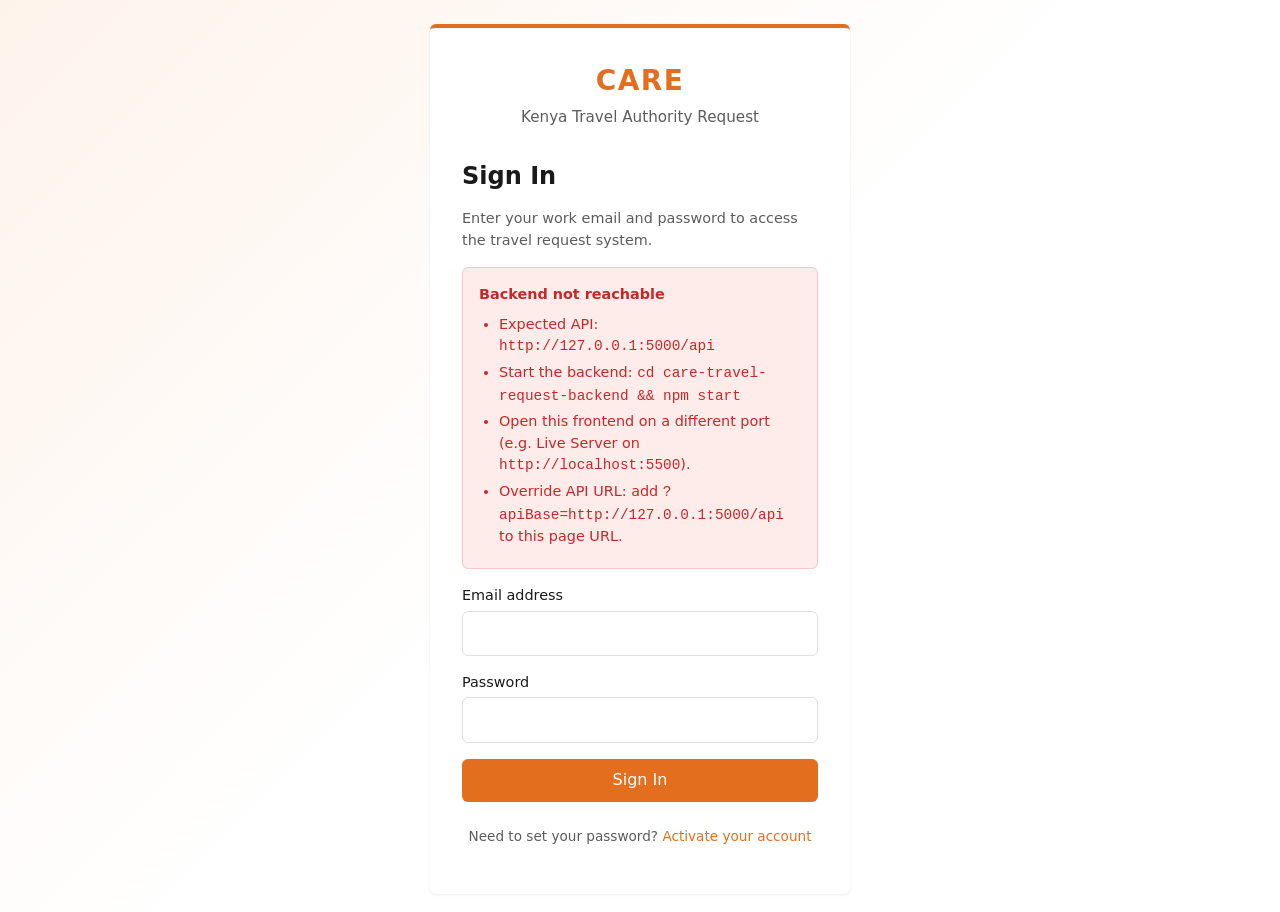
<file: frontend/requests.html>
<!DOCTYPE html>
<html lang="en">
<head>
  <meta charset="UTF-8" />
  <meta name="viewport" content="width=device-width, initial-scale=1.0" />
  <title>Travel Requests — CARE TAR</title>
  <link rel="stylesheet" href="css/styles.css" />
</head>
<body>
  <div id="app-shell"></div>

  <div id="page-content" class="page-content" hidden>
    <div class="page-header">
      <h1 id="page-title">My Requests</h1>
      <a href="request-new.html" class="btn btn--primary" id="new-request-btn" hidden>New Request</a>
    </div>

    <div id="filters-bar" class="filters-bar" hidden>
      <div class="form-group">
        <label for="filter-status">Status</label>
        <select id="filter-status">
          <option value="">All statuses</option>
          <option value="pending">Pending</option>
          <option value="approved">Approved</option>
          <option value="rejected">Rejected</option>
        </select>
      </div>
      <div class="form-group">
        <label for="filter-search">Search</label>
        <input type="text" id="filter-search" placeholder="Purpose, destination…" />
      </div>
      <div class="form-group">
        <label for="filter-destination">Destination</label>
        <input type="text" id="filter-destination" placeholder="e.g. Nairobi" />
      </div>
      <div class="form-group" id="filter-email-group" hidden>
        <label for="filter-email">Requested by (email)</label>
        <input type="email" id="filter-email" placeholder="colleague@care.org" />
      </div>
      <button type="button" class="btn btn--secondary" id="apply-filters">Apply</button>
      <button type="button" class="btn btn--ghost" id="clear-filters">Clear</button>
    </div>

    <div id="requests-loading"></div>
    <div id="requests-list" class="request-list"></div>
    <div id="pagination" hidden></div>
  </div>

  <script src="js/config.js"></script>
  <script src="js/api.js"></script>
  <script src="js/auth.js"></script>
  <script src="js/ui.js"></script>
  <script src="js/requests.js"></script>
  <script src="js/notifications.js"></script>
  <script>
    if (!requireAuth()) throw new Error('auth');

    const params = new URLSearchParams(window.location.search);
    const scope = params.get('scope') || 'mine';
    const user = getUser();

    let activeNav = 'my-requests';
    let pageTitle = 'My Requests';
    let showFilters = false;
    let showNewBtn = canCreateRequests();
    let currentPage = 1;

    if (user.role === 'superadmin' || scope === 'all') {
      activeNav = 'all-requests';
      pageTitle = 'All Requests';
      showFilters = true;
      showNewBtn = false;
    } else if (scope === 'team' && isAdmin()) {
      activeNav = 'team-requests';
      pageTitle = 'Team Requests';
      showFilters = true;
    }

    renderAppShell(activeNav);
    mountPageContent('#page-content');

    document.getElementById('page-title').textContent = pageTitle;
    const newBtn = document.getElementById('new-request-btn');
    if (showNewBtn) newBtn.hidden = false;

    const filtersBar = document.getElementById('filters-bar');
    if (showFilters) {
      filtersBar.hidden = false;
      if (scope === 'team' || user.role === 'superadmin') {
        document.getElementById('filter-email-group').hidden = false;
      }
    }

    const listEl = document.getElementById('requests-list');
    const loadingEl = document.getElementById('requests-loading');
    const paginationEl = document.getElementById('pagination');

    function getFilterParams() {
      const filters = { page: currentPage, limit: 20 };
      if (!showFilters) return filters;

      const status = document.getElementById('filter-status').value;
      const search = document.getElementById('filter-search').value.trim();
      const destination = document.getElementById('filter-destination').value.trim();
      const email = document.getElementById('filter-email').value.trim();

      if (status) filters.status = status;
      if (search) filters.search = search;
      if (destination) filters.destination = destination;
      if (email) filters.requestedByEmail = email;

      return filters;
    }

    async function loadRequests() {
      showPageLoading(loadingEl);
      listEl.innerHTML = '';

      try {
        const result = await fetchMyRequests(getFilterParams());
        const requests = result.data || result.requests || result || [];
        const pagination = result.pagination;

        loadingEl.innerHTML = '';

        if (!requests.length) {
          const emptyMsg =
            scope === 'team' ? 'No team requests match your filters.'
            : user.role === 'superadmin' ? 'No requests found.'
            : 'No requests yet.';
          const action =
            showNewBtn ? '<a href="request-new.html" class="btn btn--primary">Create your first request</a>' : '';
          showEmptyState(listEl, emptyMsg, action);
        } else {
          listEl.innerHTML = requests.map(renderRequestRow).join('');
        }

        renderPagination(paginationEl, pagination, (page) => {
          currentPage = page;
          loadRequests();
        });
      } catch (err) {
        loadingEl.innerHTML = '';
        showToast(err.message || 'Failed to load requests.', 'error');
      }
    }

    document.getElementById('apply-filters')?.addEventListener('click', () => {
      currentPage = 1;
      loadRequests();
    });

    document.getElementById('clear-filters')?.addEventListener('click', () => {
      document.getElementById('filter-status').value = '';
      document.getElementById('filter-search').value = '';
      document.getElementById('filter-destination').value = '';
      document.getElementById('filter-email').value = '';
      currentPage = 1;
      loadRequests();
    });

    loadRequests();
  </script>
</body>
</html>
</file>
<file: frontend/css/styles.css>
/* CARE Kenya TAR — shared styles */

:root {
  --color-primary: #e36f1e;
  --color-primary-dark: #c45a12;
  --color-primary-light: #fef3eb;
  --color-accent: #d32f2f;
  --color-text: #1a1a1a;
  --color-text-muted: #5c5c5c;
  --color-border: #e0e0e0;
  --color-bg: #ffffff;
  --color-bg-alt: #f7f7f7;
  --color-success: #2e7d32;
  --color-warning: #ed6c02;
  --color-danger: #c62828;
  --color-pending: #ed6c02;
  --color-approved: #2e7d32;
  --color-rejected: #c62828;
  --font-family: 'Segoe UI', system-ui, -apple-system, sans-serif;
  --spacing-xs: 0.25rem;
  --spacing-sm: 0.5rem;
  --spacing-md: 1rem;
  --spacing-lg: 1.5rem;
  --spacing-xl: 2rem;
  --radius: 6px;
  --shadow: 0 1px 3px rgba(0, 0, 0, 0.08);
  --max-width: 1200px;
  --sidebar-width: 220px;
}

*,
*::before,
*::after {
  box-sizing: border-box;
}

html {
  font-size: 16px;
  -webkit-text-size-adjust: 100%;
}

body {
  margin: 0;
  font-family: var(--font-family);
  color: var(--color-text);
  background: var(--color-bg-alt);
  line-height: 1.5;
  min-height: 100vh;
}

a {
  color: var(--color-primary);
  text-decoration: none;
}

a:hover {
  text-decoration: underline;
}

h1, h2, h3 {
  margin: 0 0 var(--spacing-md);
  font-weight: 600;
  line-height: 1.3;
}

h1 { font-size: 1.5rem; }
h2 { font-size: 1.2rem; }
h3 { font-size: 1rem; }

p { margin: 0 0 var(--spacing-md); }

/* Auth pages */
.auth-page {
  min-height: 100vh;
  display: flex;
  align-items: center;
  justify-content: center;
  padding: var(--spacing-lg);
  background: linear-gradient(135deg, var(--color-primary-light) 0%, var(--color-bg) 50%);
}

.auth-card {
  width: 100%;
  max-width: 420px;
  background: var(--color-bg);
  border-radius: var(--radius);
  box-shadow: var(--shadow);
  padding: var(--spacing-xl);
  border-top: 4px solid var(--color-primary);
}

.auth-card__brand {
  text-align: center;
  margin-bottom: var(--spacing-xl);
}

.auth-card__logo {
  display: inline-block;
  font-weight: 800;
  font-size: 1.75rem;
  color: var(--color-primary);
  letter-spacing: 0.05em;
}

.auth-card__title {
  display: block;
  font-size: 0.95rem;
  color: var(--color-text-muted);
  margin-top: var(--spacing-xs);
}

/* Forms */
.form-group {
  margin-bottom: var(--spacing-md);
}

.form-group label {
  display: block;
  font-weight: 500;
  margin-bottom: var(--spacing-xs);
  font-size: 0.9rem;
}

.form-group input[type="text"],
.form-group input[type="email"],
.form-group input[type="password"],
.form-group input[type="date"],
.form-group input[type="file"],
.form-group select,
.form-group textarea {
  width: 100%;
  padding: 0.6rem 0.75rem;
  border: 1px solid var(--color-border);
  border-radius: var(--radius);
  font: inherit;
  background: var(--color-bg);
  transition: border-color 0.15s;
}

.form-group input:focus,
.form-group select:focus,
.form-group textarea:focus {
  outline: none;
  border-color: var(--color-primary);
  box-shadow: 0 0 0 3px rgba(227, 111, 30, 0.15);
}

.form-group textarea {
  min-height: 100px;
  resize: vertical;
}

.form-row {
  display: grid;
  grid-template-columns: 1fr 1fr;
  gap: var(--spacing-md);
}

.checkbox-group {
  display: flex;
  flex-wrap: wrap;
  gap: var(--spacing-md);
}

.checkbox-label {
  display: flex;
  align-items: center;
  gap: var(--spacing-sm);
  cursor: pointer;
  font-weight: normal;
}

.checkbox-label input {
  width: 1.1rem;
  height: 1.1rem;
  accent-color: var(--color-primary);
}

.form-section {
  background: var(--color-bg);
  border: 1px solid var(--color-border);
  border-radius: var(--radius);
  padding: var(--spacing-lg);
  margin-bottom: var(--spacing-lg);
}

.form-section h2 {
  margin-top: 0;
  padding-bottom: var(--spacing-sm);
  border-bottom: 1px solid var(--color-border);
  color: var(--color-primary-dark);
}

.form-hint {
  font-size: 0.85rem;
  color: var(--color-text-muted);
  margin-top: var(--spacing-xs);
}

/* Buttons */
.btn {
  display: inline-flex;
  align-items: center;
  justify-content: center;
  gap: var(--spacing-sm);
  padding: 0.6rem 1.25rem;
  font: inherit;
  font-weight: 500;
  border: none;
  border-radius: var(--radius);
  cursor: pointer;
  transition: background 0.15s, opacity 0.15s;
}

.btn:disabled {
  opacity: 0.6;
  cursor: not-allowed;
}

.btn--primary {
  background: var(--color-primary);
  color: #fff;
}

.btn--primary:hover:not(:disabled) {
  background: var(--color-primary-dark);
}

.btn--secondary {
  background: var(--color-bg-alt);
  color: var(--color-text);
  border: 1px solid var(--color-border);
}

.btn--secondary:hover:not(:disabled) {
  background: var(--color-border);
}

.btn--danger {
  background: var(--color-danger);
  color: #fff;
}

.btn--danger:hover:not(:disabled) {
  background: #a31f1f;
}

.btn--success {
  background: var(--color-success);
  color: #fff;
}

.btn--ghost {
  background: transparent;
  color: var(--color-text-muted);
}

.btn--ghost:hover:not(:disabled) {
  background: var(--color-bg-alt);
}

.btn--sm {
  padding: 0.35rem 0.75rem;
  font-size: 0.85rem;
}

.btn--block {
  width: 100%;
}

.btn-group {
  display: flex;
  gap: var(--spacing-sm);
  flex-wrap: wrap;
}

/* Alerts */
.alert {
  padding: var(--spacing-md);
  border-radius: var(--radius);
  margin-bottom: var(--spacing-md);
  font-size: 0.9rem;
}

.alert--error {
  background: #fdecea;
  color: var(--color-danger);
  border: 1px solid #f5c6cb;
}

.alert--info {
  background: #e8f4fd;
  color: #1565c0;
  border: 1px solid #bbdefb;
}

.alert--warning {
  background: #fff8e6;
  color: #8a6d00;
  border: 1px solid #ffe08a;
}

.alert ul {
  margin: var(--spacing-sm) 0 0;
  padding-left: 1.25rem;
}

.alert li {
  margin-bottom: var(--spacing-xs);
}

/* App shell */
#app-shell {
  min-height: 100vh;
  display: flex;
  flex-direction: column;
}

.app-header {
  display: flex;
  align-items: center;
  justify-content: space-between;
  padding: var(--spacing-md) var(--spacing-lg);
  background: var(--color-bg);
  border-bottom: 1px solid var(--color-border);
  box-shadow: var(--shadow);
  position: sticky;
  top: 0;
  z-index: 100;
}

.app-header__brand {
  display: flex;
  align-items: baseline;
  gap: var(--spacing-sm);
}

.app-header__logo {
  font-weight: 800;
  font-size: 1.25rem;
  color: var(--color-primary);
}

.app-header__title {
  font-size: 0.9rem;
  color: var(--color-text-muted);
}

.app-header__actions {
  display: flex;
  align-items: center;
  gap: var(--spacing-lg);
}

.notifications-link {
  position: relative;
  display: flex;
  align-items: center;
  text-decoration: none;
  padding: var(--spacing-sm);
}

.notifications-badge {
  position: absolute;
  top: 0;
  right: 0;
  background: var(--color-accent);
  color: #fff;
  font-size: 0.7rem;
  font-weight: 700;
  min-width: 1.25rem;
  height: 1.25rem;
  border-radius: 999px;
  display: flex;
  align-items: center;
  justify-content: center;
  padding: 0 4px;
}

.user-menu {
  display: flex;
  align-items: center;
  gap: var(--spacing-sm);
}

.user-menu__name {
  font-weight: 500;
  font-size: 0.9rem;
}

.app-body {
  display: flex;
  flex: 1;
}

.app-sidebar {
  width: var(--sidebar-width);
  background: var(--color-bg);
  border-right: 1px solid var(--color-border);
  padding: var(--spacing-md) 0;
  flex-shrink: 0;
}

.nav-link {
  display: block;
  padding: 0.65rem var(--spacing-lg);
  color: var(--color-text);
  text-decoration: none;
  font-size: 0.9rem;
  border-left: 3px solid transparent;
}

.nav-link:hover {
  background: var(--color-bg-alt);
  text-decoration: none;
}

.nav-link--active {
  background: var(--color-primary-light);
  color: var(--color-primary-dark);
  border-left-color: var(--color-primary);
  font-weight: 600;
}

.app-main {
  flex: 1;
  padding: var(--spacing-lg);
  max-width: calc(var(--max-width) + var(--sidebar-width));
  overflow-x: auto;
}

.page-content {
  max-width: var(--max-width);
}

.page-header {
  display: flex;
  align-items: flex-start;
  justify-content: space-between;
  margin-bottom: var(--spacing-lg);
  gap: var(--spacing-md);
}

.back-link {
  display: inline-block;
  font-size: 0.85rem;
  margin-bottom: var(--spacing-sm);
}

.text-muted {
  color: var(--color-text-muted);
  font-size: 0.9rem;
}

/* Badges */
.badge {
  display: inline-block;
  padding: 0.2rem 0.6rem;
  border-radius: 999px;
  font-size: 0.75rem;
  font-weight: 600;
  text-transform: uppercase;
  letter-spacing: 0.03em;
}

.badge--pending { background: #fff3e0; color: var(--color-pending); }
.badge--approved { background: #e8f5e9; color: var(--color-approved); }
.badge--rejected { background: #ffebee; color: var(--color-rejected); }
.badge--role { background: var(--color-bg-alt); color: var(--color-text-muted); text-transform: capitalize; }

/* Request cards */
.request-list {
  display: flex;
  flex-direction: column;
  gap: var(--spacing-md);
}

.request-card {
  display: block;
  background: var(--color-bg);
  border: 1px solid var(--color-border);
  border-radius: var(--radius);
  padding: var(--spacing-md) var(--spacing-lg);
  text-decoration: none;
  color: inherit;
  transition: box-shadow 0.15s, border-color 0.15s;
}

.request-card:hover {
  box-shadow: var(--shadow);
  border-color: var(--color-primary);
  text-decoration: none;
}

.request-card__header {
  display: flex;
  justify-content: space-between;
  align-items: center;
  margin-bottom: var(--spacing-sm);
}

.request-card__dest {
  font-weight: 600;
  font-size: 1rem;
}

.request-card__meta {
  display: flex;
  flex-wrap: wrap;
  gap: var(--spacing-md);
  font-size: 0.85rem;
  color: var(--color-text-muted);
  margin-bottom: var(--spacing-sm);
}

.request-card__purpose {
  font-size: 0.9rem;
  color: var(--color-text-muted);
  margin: 0;
  display: -webkit-box;
  -webkit-line-clamp: 2;
  -webkit-box-orient: vertical;
  overflow: hidden;
}

/* Detail view */
.detail-section {
  background: var(--color-bg);
  border: 1px solid var(--color-border);
  border-radius: var(--radius);
  padding: var(--spacing-lg);
  margin-bottom: var(--spacing-lg);
}

.detail-section--rejected {
  border-color: var(--color-rejected);
  background: #fff5f5;
}

.detail-grid {
  display: grid;
  grid-template-columns: 160px 1fr;
  gap: var(--spacing-sm) var(--spacing-md);
  margin: 0;
}

.detail-grid dt {
  font-weight: 500;
  color: var(--color-text-muted);
  font-size: 0.85rem;
}

.detail-grid dd {
  margin: 0;
}

.detail-list {
  margin: 0;
  padding-left: 1.25rem;
}

/* Passengers */
.passenger-row {
  display: grid;
  grid-template-columns: 1fr 1fr auto;
  gap: var(--spacing-md);
  align-items: end;
  margin-bottom: var(--spacing-md);
  padding-bottom: var(--spacing-md);
  border-bottom: 1px dashed var(--color-border);
}

.passenger-row:last-child {
  border-bottom: none;
}

/* Filters */
.filters-bar {
  display: flex;
  flex-wrap: wrap;
  gap: var(--spacing-md);
  align-items: flex-end;
  background: var(--color-bg);
  border: 1px solid var(--color-border);
  border-radius: var(--radius);
  padding: var(--spacing-md) var(--spacing-lg);
  margin-bottom: var(--spacing-lg);
}

.filters-bar .form-group {
  margin-bottom: 0;
  flex: 1;
  min-width: 140px;
}

/* Tables */
.data-table-wrap {
  overflow-x: auto;
  background: var(--color-bg);
  border: 1px solid var(--color-border);
  border-radius: var(--radius);
}

.data-table {
  width: 100%;
  border-collapse: collapse;
  font-size: 0.9rem;
}

.data-table th,
.data-table td {
  padding: 0.75rem var(--spacing-md);
  text-align: left;
  border-bottom: 1px solid var(--color-border);
}

.data-table th {
  background: var(--color-bg-alt);
  font-weight: 600;
  font-size: 0.8rem;
  text-transform: uppercase;
  letter-spacing: 0.03em;
  color: var(--color-text-muted);
}

.data-table tr:last-child td {
  border-bottom: none;
}

/* Notifications */
.notification-list {
  display: flex;
  flex-direction: column;
  gap: var(--spacing-sm);
}

.notification-item {
  display: flex;
  justify-content: space-between;
  align-items: flex-start;
  gap: var(--spacing-md);
  background: var(--color-bg);
  border: 1px solid var(--color-border);
  border-radius: var(--radius);
  padding: var(--spacing-md) var(--spacing-lg);
}

.notification-item--read {
  opacity: 0.7;
}

.notification-item__title {
  font-size: 0.95rem;
  margin-bottom: var(--spacing-xs);
}

.notification-item__body {
  font-size: 0.9rem;
  color: var(--color-text-muted);
  margin-bottom: var(--spacing-xs);
}

.notification-item__time {
  font-size: 0.8rem;
  color: var(--color-text-muted);
}

/* Approval actions */
.approval-card {
  background: var(--color-bg);
  border: 1px solid var(--color-border);
  border-radius: var(--radius);
  padding: var(--spacing-lg);
  margin-bottom: var(--spacing-md);
}

.approval-card__header {
  display: flex;
  justify-content: space-between;
  align-items: flex-start;
  margin-bottom: var(--spacing-md);
}

.reject-form {
  margin-top: var(--spacing-md);
  padding-top: var(--spacing-md);
  border-top: 1px solid var(--color-border);
}

.reject-form[hidden] {
  display: none;
}

/* Import */
.import-summary {
  background: var(--color-bg);
  border: 1px solid var(--color-border);
  border-radius: var(--radius);
  padding: var(--spacing-lg);
  margin-top: var(--spacing-lg);
}

.import-errors {
  margin-top: var(--spacing-md);
  padding: var(--spacing-md);
  background: #fdecea;
  border-radius: var(--radius);
}

.import-errors ul {
  margin: var(--spacing-sm) 0 0;
  padding-left: 1.25rem;
}

/* Empty & loading states */
.empty-state {
  text-align: center;
  padding: var(--spacing-xl);
  background: var(--color-bg);
  border: 1px dashed var(--color-border);
  border-radius: var(--radius);
  color: var(--color-text-muted);
}

.page-loading {
  display: flex;
  align-items: center;
  justify-content: center;
  gap: var(--spacing-md);
  padding: var(--spacing-xl);
  color: var(--color-text-muted);
}

.spinner {
  width: 1.25rem;
  height: 1.25rem;
  border: 2px solid var(--color-border);
  border-top-color: var(--color-primary);
  border-radius: 50%;
  animation: spin 0.7s linear infinite;
}

@keyframes spin {
  to { transform: rotate(360deg); }
}

/* Pagination */
.pagination {
  display: flex;
  justify-content: space-between;
  align-items: center;
  margin-top: var(--spacing-lg);
  padding: var(--spacing-md);
  background: var(--color-bg);
  border: 1px solid var(--color-border);
  border-radius: var(--radius);
}

.pagination__info {
  font-size: 0.85rem;
  color: var(--color-text-muted);
}

.pagination__buttons {
  display: flex;
  gap: var(--spacing-sm);
}

/* Toast */
.toast-container {
  position: fixed;
  bottom: var(--spacing-lg);
  right: var(--spacing-lg);
  z-index: 9999;
  display: flex;
  flex-direction: column;
  gap: var(--spacing-sm);
}

.toast {
  padding: var(--spacing-md) var(--spacing-lg);
  border-radius: var(--radius);
  background: var(--color-text);
  color: #fff;
  font-size: 0.9rem;
  box-shadow: 0 4px 12px rgba(0, 0, 0, 0.15);
  animation: slideIn 0.25s ease;
}

.toast--success { background: var(--color-success); }
.toast--error { background: var(--color-danger); }
.toast--warning { background: var(--color-warning); }
.toast--fade { opacity: 0; transition: opacity 0.3s; }

@keyframes slideIn {
  from { transform: translateY(1rem); opacity: 0; }
  to { transform: translateY(0); opacity: 1; }
}

/* Profile card */
.profile-card {
  background: var(--color-bg);
  border: 1px solid var(--color-border);
  border-radius: var(--radius);
  padding: var(--spacing-xl);
  max-width: 500px;
}

/* Responsive */
@media (max-width: 768px) {
  .app-body {
    flex-direction: column;
  }

  .app-sidebar {
    width: 100%;
    border-right: none;
    border-bottom: 1px solid var(--color-border);
    display: flex;
    overflow-x: auto;
    padding: 0;
  }

  .nav-link {
    white-space: nowrap;
    border-left: none;
    border-bottom: 3px solid transparent;
    padding: var(--spacing-md);
  }

  .nav-link--active {
    border-left: none;
    border-bottom-color: var(--color-primary);
  }

  .form-row {
    grid-template-columns: 1fr;
  }

  .passenger-row {
    grid-template-columns: 1fr;
  }

  .detail-grid {
    grid-template-columns: 1fr;
  }

  .detail-grid dt {
    margin-top: var(--spacing-sm);
  }

  .user-menu__name {
    display: none;
  }

  .page-header {
    flex-direction: column;
  }
}
</file>
